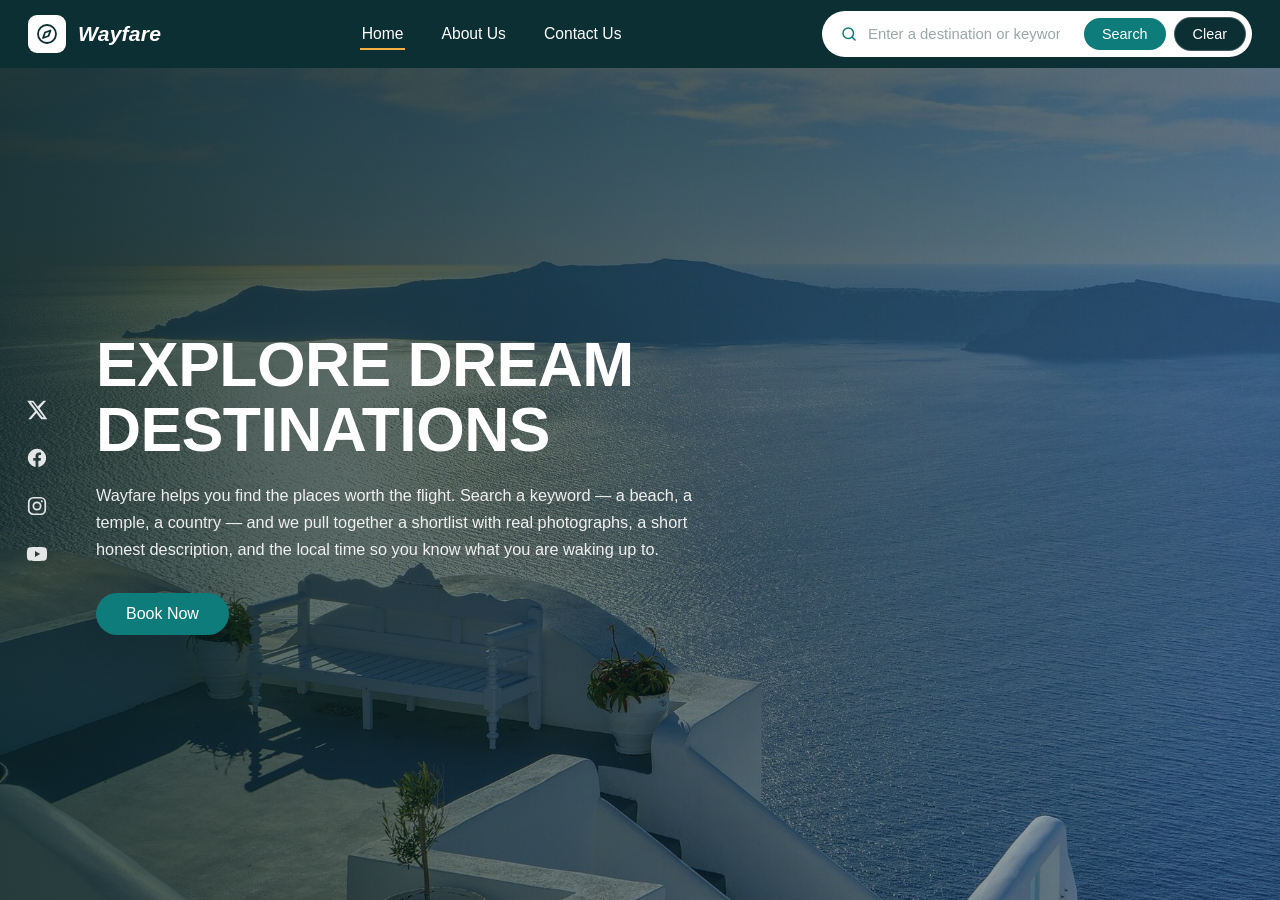
<file: index.html>
<!DOCTYPE html>
<html lang="en">
<head>
  <meta charset="utf-8">
  <title>Wayfare — Travel Recommendations</title>
  <link rel="canonical" href="travel_recommendation.html">
  <meta http-equiv="refresh" content="0; url=travel_recommendation.html">
  <script>window.location.replace("travel_recommendation.html");</script>
</head>
<body>
  <p>Redirecting to <a href="travel_recommendation.html">the Wayfare home page</a>&hellip;</p>
</body>
</html>
</file>
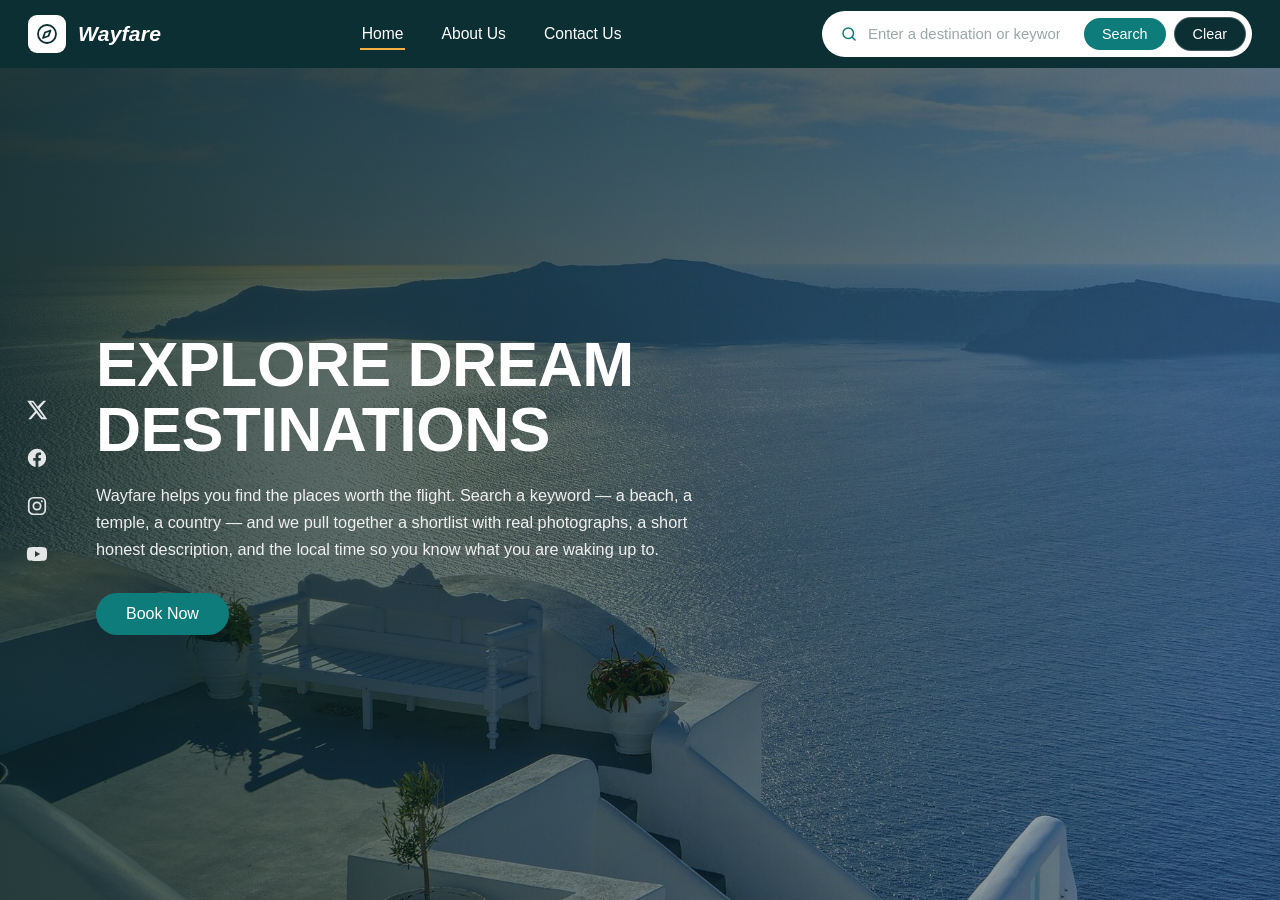
<file: travel_recommendation.html>
<!DOCTYPE html>
<html lang="en">
<head>
  <meta charset="utf-8">
  <meta name="viewport" content="width=device-width, initial-scale=1">
  <title>Wayfare — Travel Recommendations</title>
  <meta name="description" content="Wayfare helps you find beaches, temples and cities worth the trip. Search a keyword and get a shortlist in seconds.">
  <link rel="stylesheet" href="travel_recommendation.css">
</head>
<body>

  <!-- ===== Task 2: navigation bar ===================================== -->
  <nav class="navbar">
    <a class="navbar__brand" href="travel_recommendation.html">
      <span class="navbar__mark" aria-hidden="true">
        <svg viewBox="0 0 24 24" fill="none" stroke="currentColor" stroke-width="1.8" stroke-linecap="round" stroke-linejoin="round">
          <circle cx="12" cy="12" r="9"></circle>
          <path d="M15.5 8.5l-2 5.5-5.5 2 2-5.5z"></path>
        </svg>
      </span>
      Wayfare
    </a>

    <ul class="navbar__links">
      <li><a href="travel_recommendation.html" aria-current="page">Home</a></li>
      <li><a href="travel_recommendation_about.html">About Us</a></li>
      <li><a href="travel_recommendation_contact.html">Contact Us</a></li>
    </ul>

    <div class="navbar__search">
      <svg class="icon-search" viewBox="0 0 24 24" fill="none" stroke="currentColor" stroke-width="2" stroke-linecap="round" aria-hidden="true">
        <circle cx="11" cy="11" r="7"></circle>
        <path d="M20 20l-3.5-3.5"></path>
      </svg>
      <input id="searchInput" type="search" aria-label="Search destinations" placeholder="Enter a destination or keyword" autocomplete="off">
      <button id="searchBtn" class="btn btn--search" type="button">Search</button>
      <button id="clearBtn" class="btn btn--clear" type="button">Clear</button>
    </div>
  </nav>

  <!-- ===== Task 3: home page ========================================== -->
  <main class="hero">

    <!-- Social links -->
    <div class="social">
      <a href="https://x.com/" target="_blank" rel="noopener" aria-label="Wayfare on X">
        <svg viewBox="0 0 24 24" fill="currentColor" aria-hidden="true"><path d="M18.9 2H22l-7.1 8.1L23.2 22h-6.6l-5.2-6.8L5.5 22H2.4l7.6-8.7L1.2 2h6.8l4.7 6.2L18.9 2zm-1.1 18h1.7L7.3 3.8H5.5L17.8 20z"/></svg>
      </a>
      <a href="https://www.facebook.com/" target="_blank" rel="noopener" aria-label="Wayfare on Facebook">
        <svg viewBox="0 0 24 24" fill="currentColor" aria-hidden="true"><path d="M22 12a10 10 0 1 0-11.6 9.9v-7H7.9V12h2.5V9.8c0-2.5 1.5-3.9 3.8-3.9 1.1 0 2.2.2 2.2.2v2.5h-1.3c-1.2 0-1.6.8-1.6 1.6V12h2.8l-.4 2.9h-2.4v7A10 10 0 0 0 22 12z"/></svg>
      </a>
      <a href="https://www.instagram.com/" target="_blank" rel="noopener" aria-label="Wayfare on Instagram">
        <svg viewBox="0 0 24 24" fill="none" stroke="currentColor" stroke-width="1.9" aria-hidden="true"><rect x="3" y="3" width="18" height="18" rx="5"/><circle cx="12" cy="12" r="4"/><circle cx="17.2" cy="6.8" r="1.1" fill="currentColor" stroke="none"/></svg>
      </a>
      <a href="https://www.youtube.com/" target="_blank" rel="noopener" aria-label="Wayfare on YouTube">
        <svg viewBox="0 0 24 24" fill="currentColor" aria-hidden="true"><path d="M23 12s0-3.6-.5-5.3a2.7 2.7 0 0 0-1.9-1.9C18.9 4.3 12 4.3 12 4.3s-6.9 0-8.6.5a2.7 2.7 0 0 0-1.9 1.9C1 8.4 1 12 1 12s0 3.6.5 5.3c.3 1 1 1.7 1.9 1.9 1.7.5 8.6.5 8.6.5s6.9 0 8.6-.5a2.7 2.7 0 0 0 1.9-1.9C23 15.6 23 12 23 12zM9.8 15.3V8.7l5.7 3.3-5.7 3.3z"/></svg>
      </a>
    </div>

    <!-- Landing copy — hidden while search results are on screen -->
    <div class="hero__copy" id="heroCopy">
      <h1>Explore dream destinations</h1>
      <p>
        Wayfare helps you find the places worth the flight. Search a keyword — a
        beach, a temple, a country — and we pull together a shortlist with real
        photographs, a short honest description, and the local time so you know
        what you are waking up to.
      </p>
      <button class="btn btn--cta" type="button">Book Now</button>
    </div>

    <!-- Tasks 8 & 9: results are injected here, cleared by the Clear button -->
    <section class="results" id="results" hidden aria-live="polite"></section>
  </main>

  <script src="travel_recommendation.js"></script>
</body>
</html>
</file>
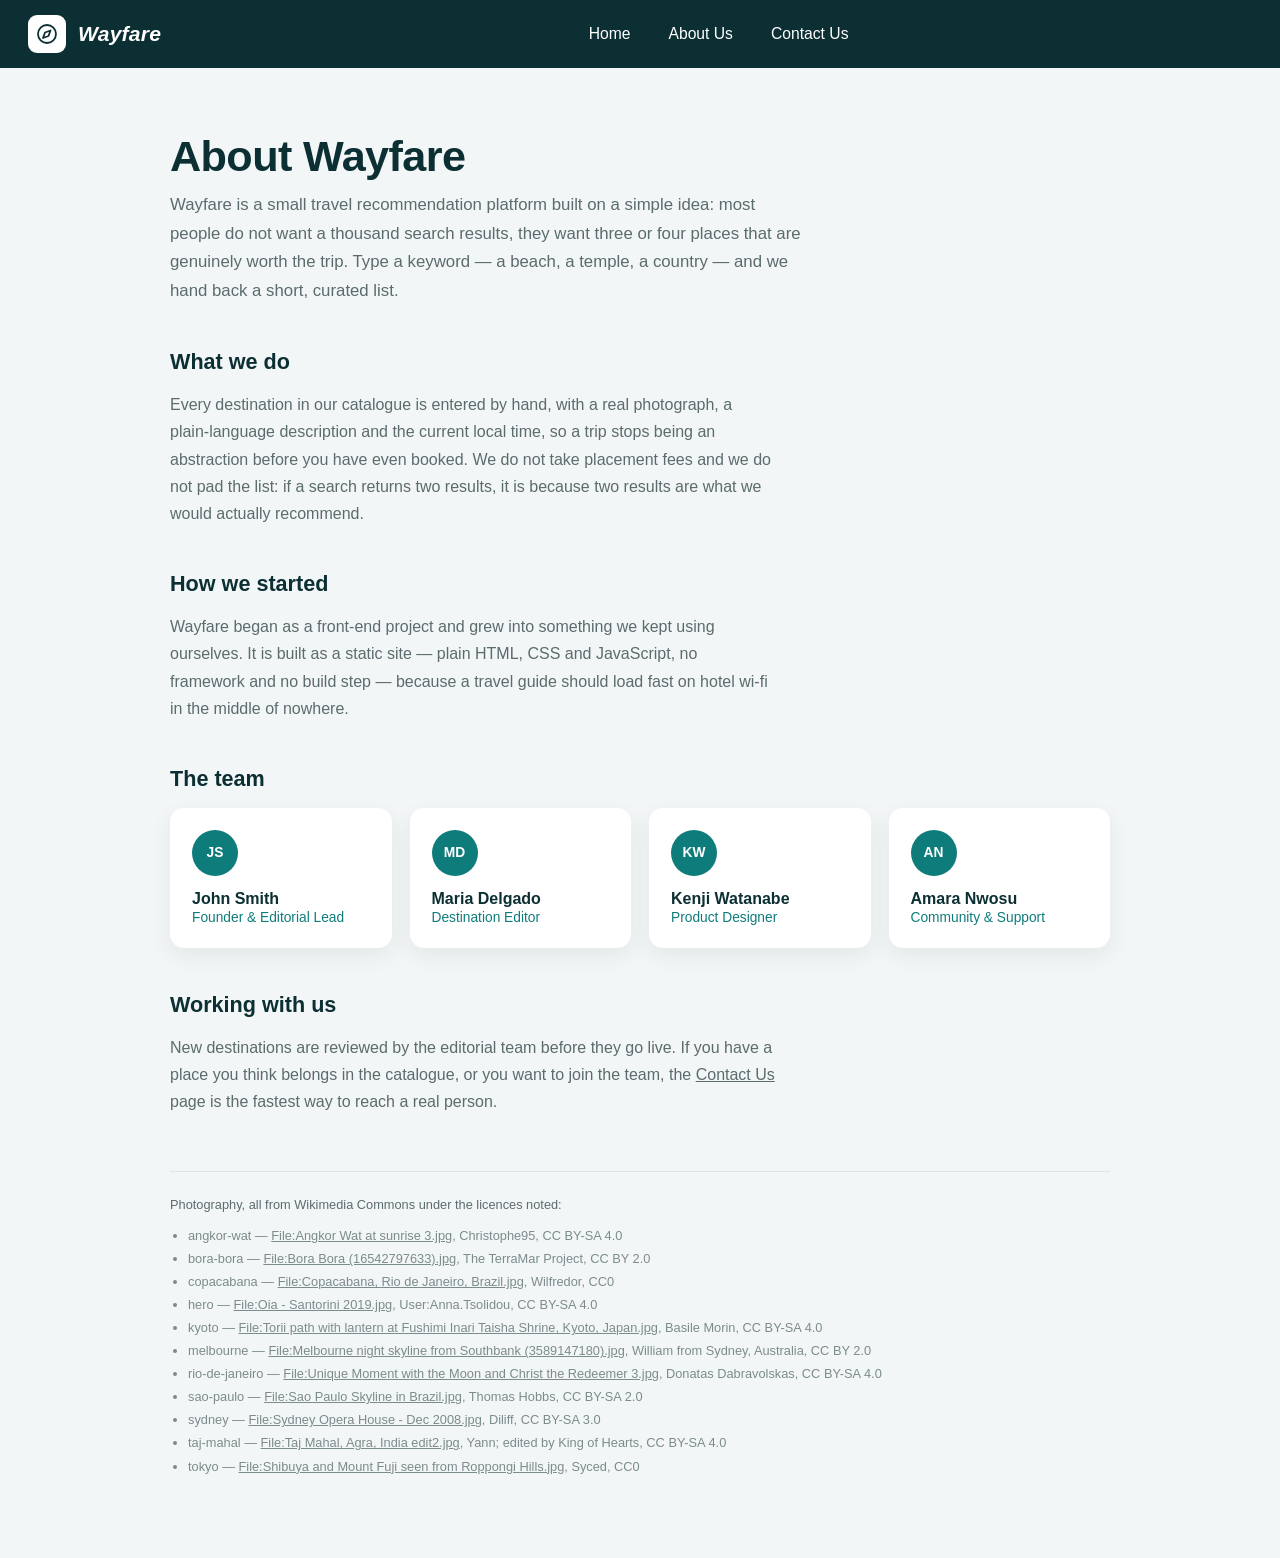
<file: travel_recommendation_about.html>
<!DOCTYPE html>
<html lang="en">
<head>
  <meta charset="utf-8">
  <meta name="viewport" content="width=device-width, initial-scale=1">
  <title>About Us — Wayfare</title>
  <meta name="description" content="Who Wayfare is and the small team behind the travel recommendation platform.">
  <link rel="stylesheet" href="travel_recommendation.css">
</head>
<body>

  <nav class="navbar">
    <a class="navbar__brand" href="travel_recommendation.html">
      <span class="navbar__mark" aria-hidden="true">
        <svg viewBox="0 0 24 24" fill="none" stroke="currentColor" stroke-width="1.8" stroke-linecap="round" stroke-linejoin="round">
          <circle cx="12" cy="12" r="9"></circle>
          <path d="M15.5 8.5l-2 5.5-5.5 2 2-5.5z"></path>
        </svg>
      </span>
      Wayfare
    </a>

    <!-- Task 4 note: inner pages carry Home / About Us / Contact Us only,
         no search bar and no Search / Clear buttons. -->
    <ul class="navbar__links">
      <li><a href="travel_recommendation.html">Home</a></li>
      <li><a href="travel_recommendation_about.html">About Us</a></li>
      <li><a href="travel_recommendation_contact.html">Contact Us</a></li>
    </ul>
  </nav>

  <!-- ===== Task 4: About Us ========================================== -->
  <main class="page">
    <div class="page__inner">
      <h1>About Wayfare</h1>
      <p class="page__lead">
        Wayfare is a small travel recommendation platform built on a simple idea:
        most people do not want a thousand search results, they want three or four
        places that are genuinely worth the trip. Type a keyword — a beach, a
        temple, a country — and we hand back a short, curated list.
      </p>

      <h2>What we do</h2>
      <p>
        Every destination in our catalogue is entered by hand, with a real
        photograph, a plain-language description and the current local time, so a
        trip stops being an abstraction before you have even booked. We do not
        take placement fees and we do not pad the list: if a search returns two
        results, it is because two results are what we would actually recommend.
      </p>

      <h2>How we started</h2>
      <p>
        Wayfare began as a front-end project and grew into something we kept using
        ourselves. It is built as a static site — plain HTML, CSS and JavaScript,
        no framework and no build step — because a travel guide should load fast
        on hotel wi-fi in the middle of nowhere.
      </p>

      <h2>The team</h2>
      <!-- Fictional team for this demo site. -->
      <ul class="team">
        <li>
          <span class="team__avatar" aria-hidden="true">JS</span>
          <strong>John Smith</strong>
          <span>Founder &amp; Editorial Lead</span>
        </li>
        <li>
          <span class="team__avatar" aria-hidden="true">MD</span>
          <strong>Maria Delgado</strong>
          <span>Destination Editor</span>
        </li>
        <li>
          <span class="team__avatar" aria-hidden="true">KW</span>
          <strong>Kenji Watanabe</strong>
          <span>Product Designer</span>
        </li>
        <li>
          <span class="team__avatar" aria-hidden="true">AN</span>
          <strong>Amara Nwosu</strong>
          <span>Community &amp; Support</span>
        </li>
      </ul>

      <h2>Working with us</h2>
      <p>
        New destinations are reviewed by the editorial team before they go live.
        If you have a place you think belongs in the catalogue, or you want to
        join the team, the <a href="travel_recommendation_contact.html">Contact Us</a>
        page is the fastest way to reach a real person.
      </p>

      <div class="credits">
        <p style="margin:0 0 8px">Photography, all from Wikimedia Commons under the licences noted:</p>
        <ul style="margin:0;padding-left:18px;line-height:1.8">
      <li>angkor-wat — <a href="https://commons.wikimedia.org/wiki/File%3AAngkor_Wat_at_sunrise_3.jpg" target="_blank" rel="noopener">File:Angkor Wat at sunrise 3.jpg</a>, Christophe95, CC BY-SA 4.0</li>
      <li>bora-bora — <a href="https://commons.wikimedia.org/wiki/File%3ABora_Bora_%2816542797633%29.jpg" target="_blank" rel="noopener">File:Bora Bora (16542797633).jpg</a>, The TerraMar Project, CC BY 2.0</li>
      <li>copacabana — <a href="https://commons.wikimedia.org/wiki/File%3ACopacabana%2C_Rio_de_Janeiro%2C_Brazil.jpg" target="_blank" rel="noopener">File:Copacabana, Rio de Janeiro, Brazil.jpg</a>, Wilfredor, CC0</li>
      <li>hero — <a href="https://commons.wikimedia.org/wiki/File%3AOia_-_Santorini_2019.jpg" target="_blank" rel="noopener">File:Oia - Santorini 2019.jpg</a>, User:Anna.Tsolidou, CC BY-SA 4.0</li>
      <li>kyoto — <a href="https://commons.wikimedia.org/wiki/File%3ATorii_path_with_lantern_at_Fushimi_Inari_Taisha_Shrine%2C_Kyoto%2C_Japan.jpg" target="_blank" rel="noopener">File:Torii path with lantern at Fushimi Inari Taisha Shrine, Kyoto, Japan.jpg</a>, Basile Morin, CC BY-SA 4.0</li>
      <li>melbourne — <a href="https://commons.wikimedia.org/wiki/File%3AMelbourne_night_skyline_from_Southbank_%283589147180%29.jpg" target="_blank" rel="noopener">File:Melbourne night skyline from Southbank (3589147180).jpg</a>, William from Sydney, Australia, CC BY 2.0</li>
      <li>rio-de-janeiro — <a href="https://commons.wikimedia.org/wiki/File%3AUnique_Moment_with_the_Moon_and_Christ_the_Redeemer_3.jpg" target="_blank" rel="noopener">File:Unique Moment with the Moon and Christ the Redeemer 3.jpg</a>, Donatas Dabravolskas, CC BY-SA 4.0</li>
      <li>sao-paulo — <a href="https://commons.wikimedia.org/wiki/File%3ASao_Paulo_Skyline_in_Brazil.jpg" target="_blank" rel="noopener">File:Sao Paulo Skyline in Brazil.jpg</a>, Thomas Hobbs, CC BY-SA 2.0</li>
      <li>sydney — <a href="https://commons.wikimedia.org/wiki/File%3ASydney_Opera_House_-_Dec_2008.jpg" target="_blank" rel="noopener">File:Sydney Opera House - Dec 2008.jpg</a>, Diliff, CC BY-SA 3.0</li>
      <li>taj-mahal — <a href="https://commons.wikimedia.org/wiki/File%3ATaj_Mahal%2C_Agra%2C_India_edit2.jpg" target="_blank" rel="noopener">File:Taj Mahal, Agra, India edit2.jpg</a>, Yann; edited by King of Hearts, CC BY-SA 4.0</li>
      <li>tokyo — <a href="https://commons.wikimedia.org/wiki/File%3AShibuya_and_Mount_Fuji_seen_from_Roppongi_Hills.jpg" target="_blank" rel="noopener">File:Shibuya and Mount Fuji seen from Roppongi Hills.jpg</a>, Syced, CC0</li>
        </ul>
      </div>
    </div>
  </main>

  <script src="travel_recommendation.js"></script>
</body>
</html>
</file>
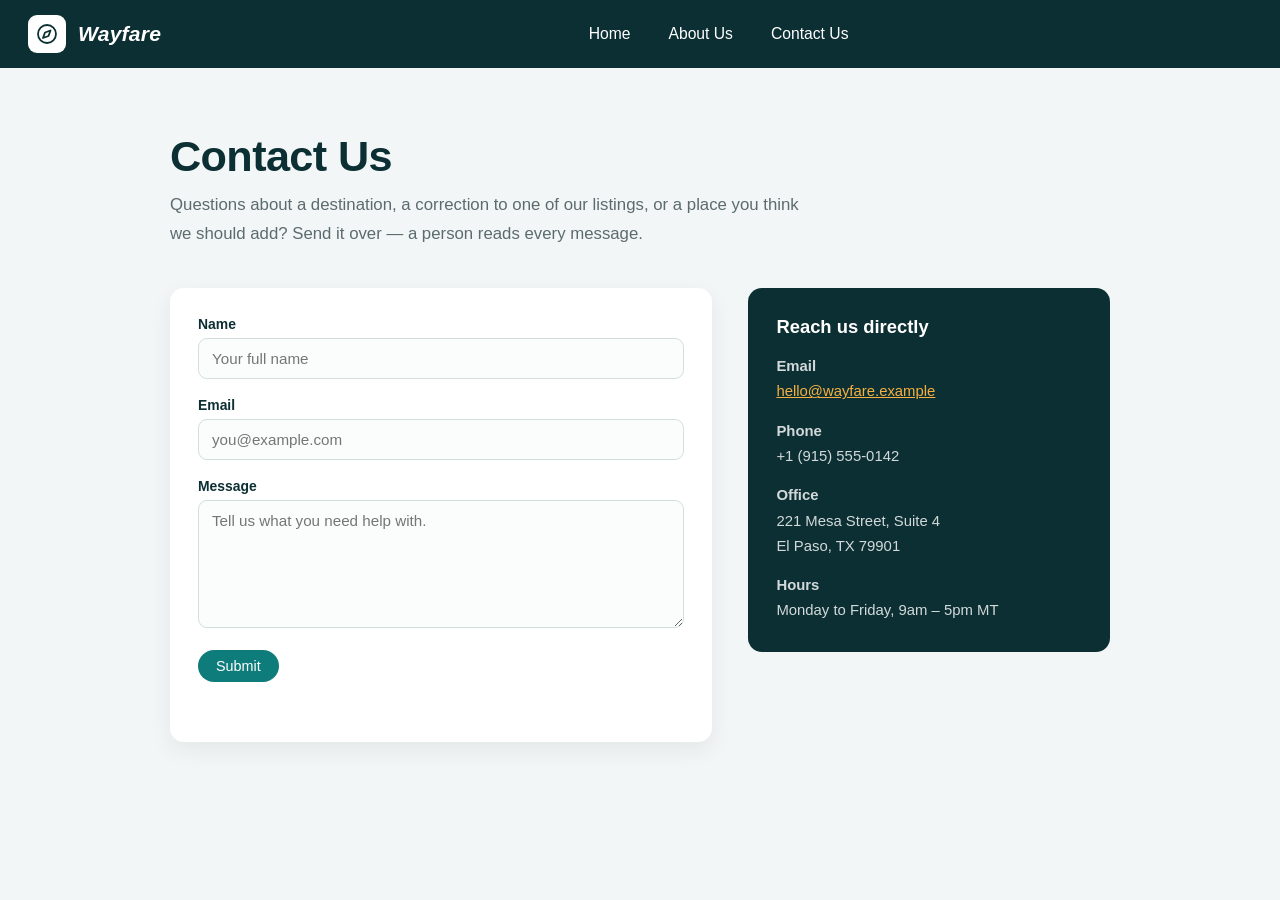
<file: travel_recommendation_contact.html>
<!DOCTYPE html>
<html lang="en">
<head>
  <meta charset="utf-8">
  <meta name="viewport" content="width=device-width, initial-scale=1">
  <title>Contact Us — Wayfare</title>
  <meta name="description" content="Get in touch with the Wayfare team by email, phone or the contact form.">
  <link rel="stylesheet" href="travel_recommendation.css">
</head>
<body>

  <nav class="navbar">
    <a class="navbar__brand" href="travel_recommendation.html">
      <span class="navbar__mark" aria-hidden="true">
        <svg viewBox="0 0 24 24" fill="none" stroke="currentColor" stroke-width="1.8" stroke-linecap="round" stroke-linejoin="round">
          <circle cx="12" cy="12" r="9"></circle>
          <path d="M15.5 8.5l-2 5.5-5.5 2 2-5.5z"></path>
        </svg>
      </span>
      Wayfare
    </a>

    <!-- Task 4 note: inner pages carry Home / About Us / Contact Us only,
         no search bar and no Search / Clear buttons. -->
    <ul class="navbar__links">
      <li><a href="travel_recommendation.html">Home</a></li>
      <li><a href="travel_recommendation_about.html">About Us</a></li>
      <li><a href="travel_recommendation_contact.html">Contact Us</a></li>
    </ul>
  </nav>

  <!-- ===== Task 5: Contact Us ======================================== -->
  <main class="page">
    <div class="page__inner">
      <h1>Contact Us</h1>
      <p class="page__lead">
        Questions about a destination, a correction to one of our listings, or a
        place you think we should add? Send it over — a person reads every message.
      </p>

      <div class="contact-grid">
        <form class="form" id="contactForm" novalidate>
          <div class="field">
            <label for="name">Name</label>
            <input id="name" name="name" type="text" placeholder="Your full name" required>
          </div>

          <div class="field">
            <label for="email">Email</label>
            <input id="email" name="email" type="email" placeholder="you@example.com" required>
          </div>

          <div class="field">
            <label for="message">Message</label>
            <textarea id="message" name="message" placeholder="Tell us what you need help with." required></textarea>
          </div>

          <button class="btn btn--search" type="submit">Submit</button>
          <p class="form__note" id="formNote" role="status"></p>
        </form>

        <aside class="contact-details">
          <h2>Reach us directly</h2>
          <p>
            <strong>Email</strong><br>
            <a href="mailto:hello@wayfare.example">hello@wayfare.example</a>
          </p>
          <p>
            <strong>Phone</strong><br>
            +1 (915) 555-0142
          </p>
          <p>
            <strong>Office</strong><br>
            221 Mesa Street, Suite 4<br>
            El Paso, TX 79901
          </p>
          <p style="margin-bottom:0">
            <strong>Hours</strong><br>
            Monday to Friday, 9am – 5pm MT
          </p>
        </aside>
      </div>
    </div>
  </main>

  <script src="travel_recommendation.js"></script>
</body>
</html>
</file>
<file: travel_recommendation.css>
/* ==========================================================================
   Wayfare — Travel Recommendation Web Application
   Single stylesheet for all three pages.
   ========================================================================== */

:root {
  --ink:        #0c2f33;
  --ink-deep:   #08211f;
  --teal:       #0e7c7b;
  --teal-light: #17a2a0;
  --sand:       #f5b041;
  --paper:      #ffffff;
  --muted:      #5b6b6e;
  --line:       rgba(255, 255, 255, .22);
  --shadow:     0 18px 40px rgba(8, 33, 31, .28);
  --radius:     14px;
  --nav-h:      68px;
  --font: "Segoe UI", -apple-system, BlinkMacSystemFont, Roboto, Helvetica, Arial, sans-serif;
}

* { box-sizing: border-box; }

html, body { height: 100%; }

body {
  margin: 0;
  font-family: var(--font);
  color: var(--ink);
  background: var(--ink-deep);
  -webkit-font-smoothing: antialiased;
}

img { max-width: 100%; display: block; }

a { color: inherit; }

/* --------------------------------------------------------------------------
   Navigation bar  (Task 2)
   -------------------------------------------------------------------------- */

.navbar {
  position: relative;
  z-index: 20;
  height: var(--nav-h);
  display: flex;
  align-items: center;
  gap: 24px;
  padding: 0 28px;
  background: var(--ink);
  color: #fff;
}

.navbar__brand {
  display: flex;
  align-items: center;
  gap: 12px;
  text-decoration: none;
  font-size: 1.32rem;
  font-weight: 600;
  letter-spacing: .2px;
  font-style: italic;
  flex: 0 0 auto;
}

.navbar__mark {
  width: 38px;
  height: 38px;
  flex: 0 0 auto;
  border-radius: 9px;
  background: #fff;
  color: var(--ink);
  display: grid;
  place-items: center;
}

.navbar__mark svg { width: 24px; height: 24px; }

.navbar__links {
  list-style: none;
  display: flex;
  gap: 34px;
  margin: 0 auto;
  padding: 0;
}

.navbar__links a {
  text-decoration: none;
  font-size: .98rem;
  padding: 6px 2px;
  border-bottom: 2px solid transparent;
  transition: border-color .18s ease, color .18s ease;
}

.navbar__links a:hover,
.navbar__links a[aria-current="page"] {
  border-bottom-color: var(--sand);
}

/* Search cluster — home page only */
.navbar__search {
  display: flex;
  align-items: center;
  gap: 8px;
  background: #fff;
  border-radius: 999px;
  padding: 6px 6px 6px 18px;
  flex: 0 0 auto;
}

.navbar__search input {
  border: 0;
  outline: 0;
  font: inherit;
  font-size: .93rem;
  width: 210px;
  color: var(--ink);
  background: transparent;
}

.navbar__search input::placeholder { color: #9aa7a9; }

.navbar__search .icon-search {
  width: 18px;
  height: 18px;
  color: var(--teal);
  flex: 0 0 auto;
}

.btn {
  font: inherit;
  font-size: .9rem;
  border: 0;
  border-radius: 999px;
  padding: 8px 18px;
  cursor: pointer;
  transition: background .18s ease, transform .12s ease, color .18s ease;
}

.btn:active { transform: translateY(1px); }

.btn--search { background: var(--teal); color: #fff; }
.btn--search:hover { background: var(--teal-light); }

.btn--clear { background: var(--ink); color: #fff; border: 1px solid var(--line); }
.btn--clear:hover { background: #16474b; }

.btn--cta {
  background: var(--teal);
  color: #fff;
  padding: 12px 30px;
  font-size: 1rem;
  box-shadow: var(--shadow);
}
.btn--cta:hover { background: var(--teal-light); }

/* --------------------------------------------------------------------------
   Hero / Home page  (Task 3)
   -------------------------------------------------------------------------- */

.hero {
  position: relative;
  min-height: calc(100vh - var(--nav-h));
  display: flex;
  align-items: center;
  padding: 56px 28px 56px 96px;
  background: url("images/hero.jpg") center / cover no-repeat;
  overflow: hidden;
}

.hero::before {
  content: "";
  position: absolute;
  inset: 0;
  background: linear-gradient(100deg, rgba(8, 33, 31, .82) 0%, rgba(8, 33, 31, .55) 45%, rgba(8, 33, 31, .25) 100%);
}

.hero > * { position: relative; z-index: 2; }

/* Vertical social rail */
.social {
  position: absolute;
  left: 26px;
  top: 50%;
  transform: translateY(-50%);
  z-index: 3;
  display: flex;
  flex-direction: column;
  gap: 22px;
}

.social a {
  color: #fff;
  opacity: .88;
  transition: opacity .18s ease, transform .18s ease;
}

.social a:hover { opacity: 1; transform: translateX(2px); }
.social svg { width: 22px; height: 22px; }

.hero__copy { max-width: 620px; color: #fff; }

.hero__copy h1 {
  margin: 0 0 20px;
  font-size: clamp(2.4rem, 5.4vw, 3.9rem);
  line-height: 1.03;
  letter-spacing: -.5px;
  text-transform: uppercase;
}

.hero__copy p {
  margin: 0 0 30px;
  font-size: 1.02rem;
  line-height: 1.65;
  color: rgba(255, 255, 255, .9);
}

/* --------------------------------------------------------------------------
   Search results  (Tasks 8 & 9)
   -------------------------------------------------------------------------- */

.results { width: 100%; max-width: 1040px; color: #fff; }

.results[hidden] { display: none; }

.results__head {
  display: flex;
  align-items: baseline;
  gap: 16px;
  margin-bottom: 22px;
}

.results__head h2 {
  margin: 0;
  font-size: 1.9rem;
  color: var(--sand);
  letter-spacing: -.3px;
}

.results__count { font-size: .92rem; color: rgba(255, 255, 255, .78); }

/* Task 8 explicitly asks for a grid so every card lines up in one row */
.results__grid {
  display: grid;
  grid-template-columns: repeat(auto-fit, minmax(250px, 1fr));
  gap: 22px;
}

.card {
  background: var(--paper);
  color: var(--ink);
  border-radius: var(--radius);
  overflow: hidden;
  box-shadow: var(--shadow);
  display: flex;
  flex-direction: column;
}

.card img {
  width: 100%;
  height: 172px;
  object-fit: cover;
  background: #dfe7e8;
}

.card__body { padding: 16px 18px 20px; }

.card h3 { margin: 0 0 6px; font-size: 1.12rem; }

.card time {
  display: block;
  font-size: .8rem;
  color: var(--teal);
  margin-bottom: 8px;
  font-variant-numeric: tabular-nums;
}

.card p { margin: 0; font-size: .9rem; line-height: 1.55; color: var(--muted); }

.results__empty {
  background: rgba(255, 255, 255, .1);
  border: 1px solid var(--line);
  border-radius: var(--radius);
  padding: 22px 24px;
  max-width: 560px;
}

.results__empty p { margin: 0 0 6px; }
.results__empty p:last-child { margin: 0; font-size: .9rem; color: rgba(255, 255, 255, .75); }

/* --------------------------------------------------------------------------
   Inner pages — About Us (Task 4) and Contact Us (Task 5)
   -------------------------------------------------------------------------- */

.page {
  background: #f3f6f6;
  color: var(--ink);
  min-height: calc(100vh - var(--nav-h));
  padding: 64px 28px 80px;
}

.page__inner { max-width: 940px; margin: 0 auto; }

.page h1 {
  margin: 0 0 10px;
  font-size: clamp(2rem, 4vw, 2.7rem);
  letter-spacing: -.6px;
}

.page__lead {
  margin: 0 0 40px;
  font-size: 1.05rem;
  line-height: 1.7;
  color: var(--muted);
  max-width: 68ch;
}

.page h2 {
  margin: 44px 0 16px;
  font-size: 1.35rem;
}

.page p { line-height: 1.7; color: var(--muted); max-width: 68ch; }

.team {
  list-style: none;
  margin: 0;
  padding: 0;
  display: grid;
  grid-template-columns: repeat(auto-fit, minmax(210px, 1fr));
  gap: 18px;
}

.team li {
  background: #fff;
  border-radius: var(--radius);
  padding: 22px;
  box-shadow: 0 8px 22px rgba(12, 47, 51, .07);
}

.team .team__avatar {
  width: 46px;
  height: 46px;
  border-radius: 50%;
  background: var(--teal);
  color: #fff;
  display: grid;
  place-items: center;
  font-weight: 600;
  margin-bottom: 14px;
}

.team strong { display: block; font-size: 1rem; }
.team span { font-size: .86rem; color: var(--teal); }

.contact-grid {
  display: grid;
  grid-template-columns: 1.2fr .8fr;
  gap: 36px;
  align-items: start;
}

.form {
  background: #fff;
  border-radius: var(--radius);
  padding: 28px;
  box-shadow: 0 8px 22px rgba(12, 47, 51, .07);
}

.field { margin-bottom: 18px; }

.field label {
  display: block;
  font-size: .87rem;
  font-weight: 600;
  margin-bottom: 6px;
}

.field input,
.field textarea {
  width: 100%;
  font: inherit;
  font-size: .95rem;
  padding: 11px 13px;
  border: 1px solid #d3dedf;
  border-radius: 9px;
  color: var(--ink);
  background: #fbfdfd;
}

.field input:focus,
.field textarea:focus {
  outline: 2px solid var(--teal-light);
  outline-offset: 1px;
  border-color: transparent;
}

.field textarea { min-height: 128px; resize: vertical; }

.form__note {
  margin: 16px 0 0;
  font-size: .85rem;
  min-height: 1.2em;
}

.form__note.form__note--ok { color: var(--teal); font-weight: 600; }
.form__note.form__note--error { color: #b4453a; font-weight: 600; }

.contact-details {
  background: var(--ink);
  color: #fff;
  border-radius: var(--radius);
  padding: 28px;
}

.contact-details h2 { margin: 0 0 16px; font-size: 1.15rem; color: #fff; }
.contact-details p { color: rgba(255, 255, 255, .82); margin: 0 0 14px; font-size: .93rem; }
.contact-details a { color: var(--sand); }

.credits {
  margin-top: 56px;
  padding-top: 22px;
  border-top: 1px solid #dde5e6;
  font-size: .8rem;
  color: #7c8b8d;
}

.credits a { color: #7c8b8d; }

/* --------------------------------------------------------------------------
   Responsive
   -------------------------------------------------------------------------- */

@media (max-width: 960px) {
  .navbar { flex-wrap: wrap; height: auto; gap: 14px; padding: 14px 20px; }
  .navbar__links { margin: 0; gap: 22px; order: 3; width: 100%; }
  .navbar__search { margin-left: auto; }
  .navbar__search input { width: 150px; }
  .hero { padding: 48px 24px 56px 78px; min-height: 88vh; }
  .contact-grid { grid-template-columns: 1fr; }
}

@media (max-width: 620px) {
  .navbar__search { width: 100%; margin-left: 0; }
  .navbar__search input { width: 100%; }
  .social { flex-direction: row; left: 24px; top: auto; bottom: 20px; transform: none; }
  .hero { padding: 40px 22px 92px; }
}
</file>
